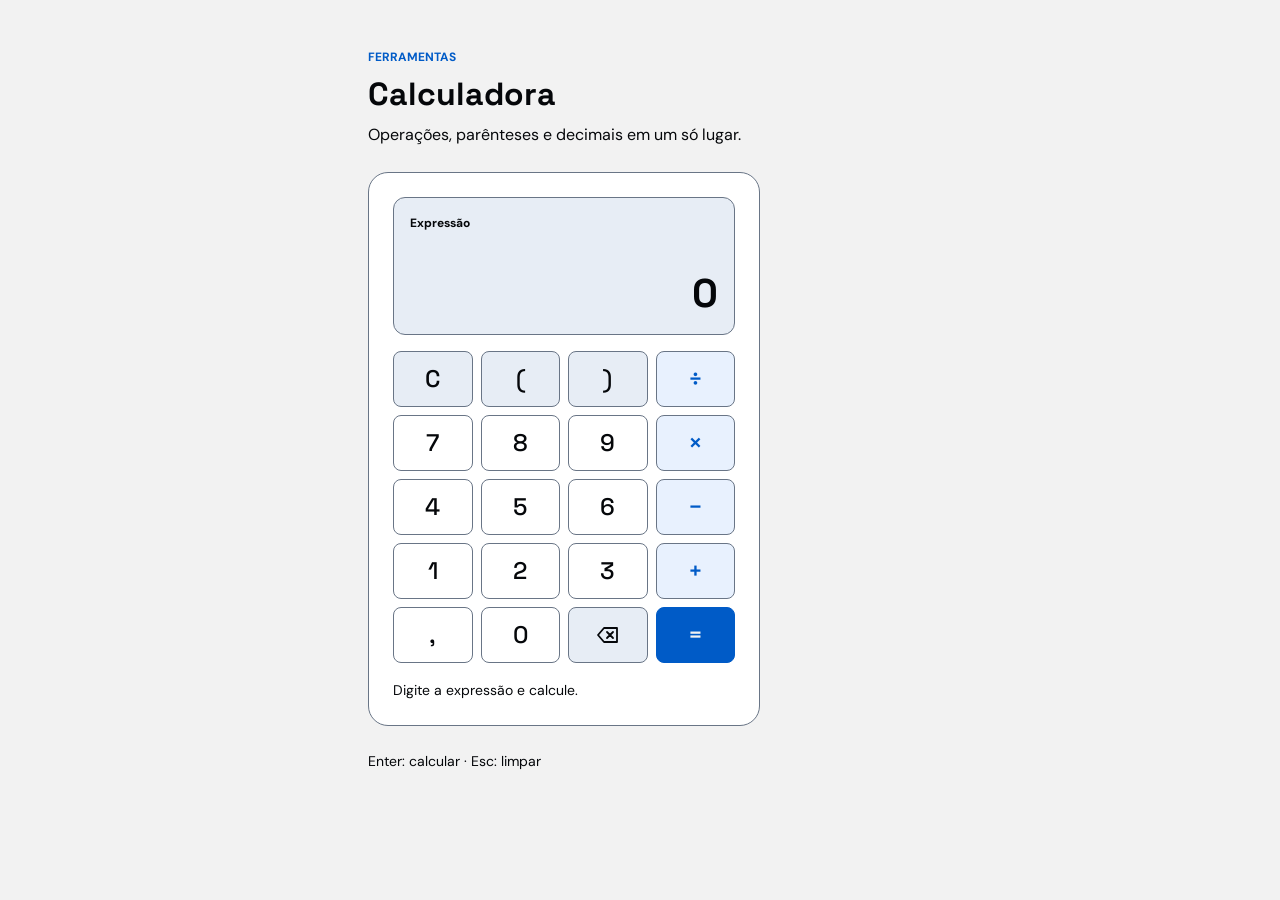
<file: index.html>
<!doctype html>
<html lang="pt-BR">
<head>
<meta charset="utf-8">
<meta name="viewport" content="width=device-width,initial-scale=1">
<meta name="description" content="Calculadora com operações, parênteses, decimais e controle por teclado.">
<meta name="color-scheme" content="light">
<link rel="icon" href="data:,">
<link rel="stylesheet" href="./styles/home.css">
<script defer src="./js/index.js">
</script>
<title>Calculadora</title>
</head>
<body>
<main class="container">
<header>
<p class="eyebrow">Ferramentas</p>
<h1>Calculadora</h1>
<p>Operações, parênteses e decimais em um só lugar.</p>
</header>
<section class="calculator" aria-label="Calculadora aritmética">
<div class="display">
<label for="result">Expressão</label>
<p id="history" aria-label="Última expressão">
</p>
<input id="result" type="text" inputmode="decimal" autocomplete="off" autocapitalize="off" spellcheck="false" maxlength="256" placeholder="0" aria-describedby="feedback keyboard-help">
</div>
<div class="keys" aria-label="Teclado da calculadora">
<button type="button" class="utility" data-action="clear" aria-label="Limpar">C</button>
<button type="button" class="utility" data-value="(" aria-label="Abrir parênteses">(</button>
<button type="button" class="utility" data-value=")" aria-label="Fechar parênteses">)</button>
<button type="button" class="operator" data-value="/" aria-label="Dividir">÷</button>
<button type="button" class="number" data-value="7" aria-label="7">7</button>
<button type="button" class="number" data-value="8" aria-label="8">8</button>
<button type="button" class="number" data-value="9" aria-label="9">9</button>
<button type="button" class="operator" data-value="*" aria-label="Multiplicar">×</button>
<button type="button" class="number" data-value="4" aria-label="4">4</button>
<button type="button" class="number" data-value="5" aria-label="5">5</button>
<button type="button" class="number" data-value="6" aria-label="6">6</button>
<button type="button" class="operator" data-value="-" aria-label="Subtrair">−</button>
<button type="button" class="number" data-value="1" aria-label="1">1</button>
<button type="button" class="number" data-value="2" aria-label="2">2</button>
<button type="button" class="number" data-value="3" aria-label="3">3</button>
<button type="button" class="operator" data-value="+" aria-label="Somar">+</button>
<button type="button" class="number" data-value="," aria-label="Vírgula decimal">,</button>
<button type="button" class="number" data-value="0" aria-label="0">0</button>
<button type="button" class="utility" data-action="backspace" aria-label="Apagar último caractere">
<img src="./assets/backspace.svg" width="24" height="24" alt="">
</button>
<button type="button" class="equal" data-action="calculate" aria-label="Calcular">=</button>
</div>
<p id="feedback" role="status" aria-live="polite" aria-atomic="true">Digite a expressão e calcule.</p>
</section>
<p id="keyboard-help">Enter: calcular · Esc: limpar</p>
</main>
</body>
</html>
</file>
<file: styles/home.css>
@import url('./colors.css');

@font-face{font-family:'DM Sans';
src:url('../assets/fonts/dm-sans-latin.woff2') format('woff2');
font-weight:100 900;
font-display:swap}

@font-face{font-family:'Space Grotesk';
src:url('../assets/fonts/space-grotesk-latin.woff2') format('woff2');
font-weight:300 700;
font-display:swap}

*{box-sizing:border-box}

body{margin:0;
background:var(--bg);
color:var(--text);
font:400 16px/26px 'DM Sans',sans-serif}

.container{width:min(100%,640px);
margin:0 auto;
padding:48px;
display:flex;
flex-direction:column;
align-items:flex-start;
gap:24px}

header{display:flex;
flex-direction:column;
gap:8px;
width:100%}
p,h1{margin:0}
h1{font:700 32px/40px 'Space Grotesk',sans-serif}
.eyebrow{color:var(--action);
font-size:12px;
line-height:18px;
font-weight:700;
text-transform:uppercase}

.calculator{width:min(100%,392px);
padding:24px;
border:1px solid var(--calculator-border);
border-radius:20px;
background:var(--calculator-key);
display:flex;
flex-direction:column;
gap:16px;
min-width:0}

.display{width:100%;
padding:16px;
background:var(--calculator-display);
border:1px solid var(--calculator-border);
border-radius:12px;
display:flex;
flex-direction:column;
gap:8px;
min-width:0}
.display:has([aria-invalid=true]){border:2px solid var(--calculator-error);
padding:15px}

label{font-weight:700;
font-size:12px;
line-height:18px}
#history{min-height:22px;
text-align:right;
font-size:14px;
line-height:22px;
overflow-wrap:anywhere}
#result{width:100%;
min-width:0;
padding:0;
border:0;
background:transparent;
color:var(--text);
font:700 40px/48px 'Space Grotesk',sans-serif;
text-align:right;
border-radius:2px}
#result::placeholder{color:var(--text);
opacity:1}
#result[aria-invalid=true]{color:var(--calculator-error)}

.keys{display:grid;
grid-template-columns:repeat(4,minmax(0,1fr));
gap:8px;
width:100%}
button{min-width:0;
height:56px;
border:1px solid var(--calculator-border);
border-radius:8px;
background:var(--calculator-key);
color:var(--text);
font:500 24px/32px 'Space Grotesk',sans-serif;
cursor:pointer;
display:flex;
align-items:center;
justify-content:center;
touch-action:manipulation}
button.utility{background:var(--calculator-display)}
button.operator{background:var(--calculator-operator);
color:var(--action)}
button.equal{background:var(--action);
border-color:var(--action);
color:#f2f2f2}
button:hover{filter:brightness(.95)}
button.equal:hover{background:var(--action-hover);
filter:none}
button:active{transform:translateY(1px)}
:focus-visible{outline:3px solid var(--action);
outline-offset:3px}
#feedback,#keyboard-help{font-size:14px;
line-height:22px}
.calculator:has([aria-invalid=true]) #feedback{color:var(--calculator-error)}

@media(max-width:599px){.container{padding:24px}
.calculator{width:100%;
padding:16px}
}
@media(prefers-reduced-motion:reduce){button:active{transform:none}
}
</file>
